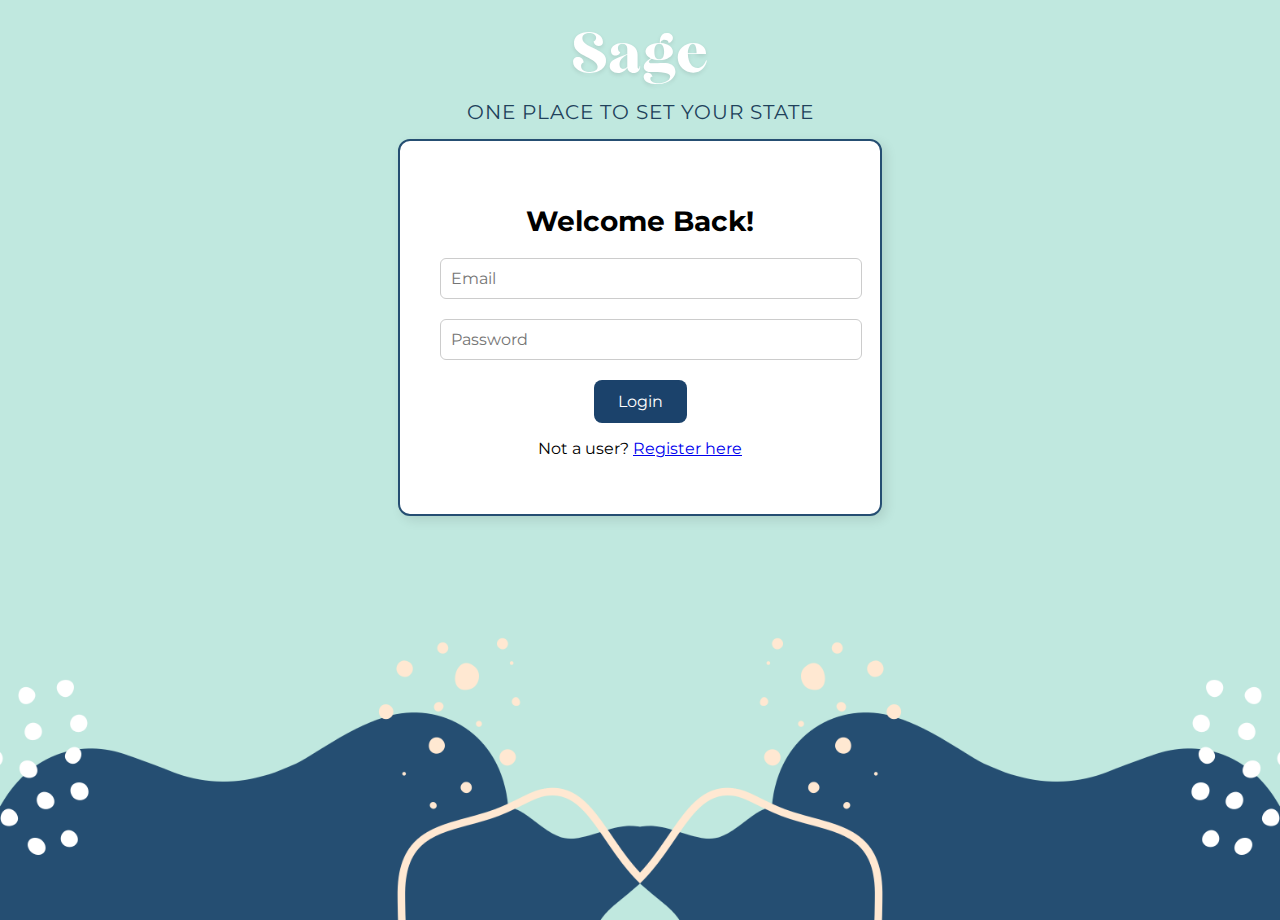
<file: index.html>
<!DOCTYPE html>
<html lang="en">
<head>
  <meta charset="UTF-8" />
  <meta name="viewport" content="width=device-width, initial-scale=1.0"/>
  <title>Sage | One Place to Set Your State</title>
  <link href="https://fonts.googleapis.com/css2?family=Playfair+Display:wght@700&family=Montserrat&display=swap" rel="stylesheet">
  <link rel="stylesheet" href="styles.css" />
</head>
<body>
  <div class="container">
    <div class="title">Sage</div>
    <div class="subtitle">ONE PLACE TO SET YOUR STATE</div>

    <div id="message-box" class="message-box"></div><!--for incorrect submissions-->

    <div class="login-box" id="auth-box">
      <h2 id="form-title">Welcome Back!</h2>

      <div id="login-form">
        <input type="email" placeholder="Email" class="input-field" id="login-email"/>
        <input type="password" placeholder="Password" class="input-field" id="login-password"/>
        <button class="join-button" id="login-button">Login</button>
        <p>Not a user? <a href="#" id="show-signup">Register here</a></p>
      </div>

      <div id="signup-form" class="hidden">
        <input type="text" placeholder="Name" class="input-field" id="signup-name"/>
        <input type="email" placeholder="Email" class="input-field" id="signup-email"/>
        <input type="password" placeholder="Password" class="input-field" id="signup-password"/>
        <select id="signup-gender" class="input-field">
          <option value="">Select Gender</option>
          <option value="Female">Female</option>
          <option value="Male">Male</option>
          <option value="Other">Other</option>
        </select>
        <div style="margin-bottom:20px; text-align:left;">
          <label for="signup-picture" style="margin-right:10px;">Upload Picture:</label>
          <input type="file" id="signup-picture" />
        </div>

        <button class="join-button" id="signup-button">Sign Up</button>
        <p>Already a user? <a href="#" id="show-login">Back to login</a></p>
      </div>
    </div>

    <div class="image-strip">
      <img src="/assets/login1.PNG" alt="Left Decoration" class="bottom-image left" />
      <img src="assets/login1.PNG" alt="Right Decoration" class="bottom-image right" />
    </div>
  </div>

  <script src="login.js"></script>
</body>
</html>
</file>
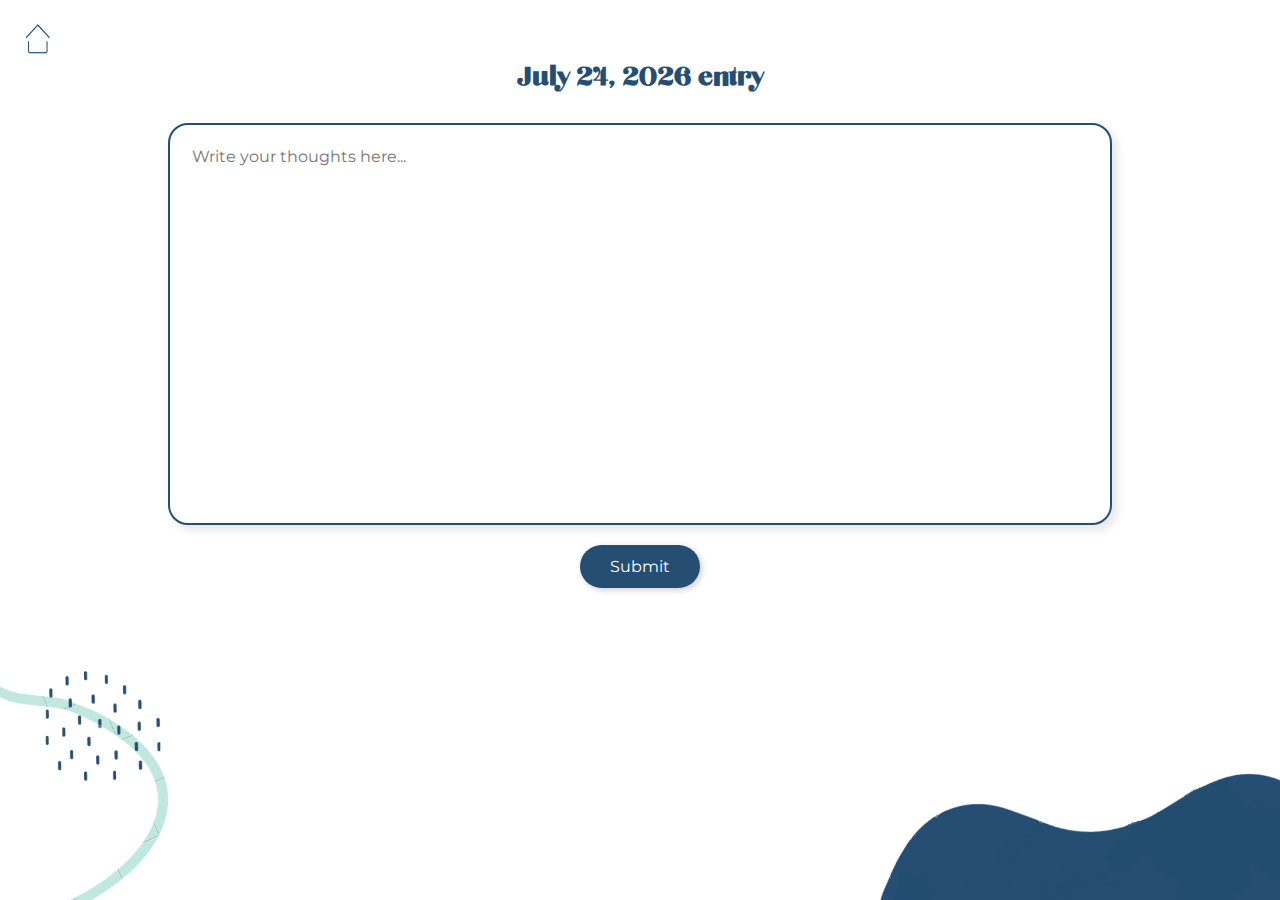
<file: journal/journal.html>
<!DOCTYPE html>
<html lang="en">
<head>
  <meta charset="UTF-8" />
  <meta name="viewport" content="width=device-width, initial-scale=1.0" />
  <title>Sage | Journal</title>
  <link href="https://fonts.googleapis.com/css2?family=Montserrat&display=swap" rel="stylesheet" />
  <link rel="stylesheet" href="journal.css" />
</head>
<body>

  <div class="success-message" id="success-message">
    ✅ Successfully submitted!  
  </div>

  <div class="success-message" id="empty-message">
    ❌ Please write something!
  </div>

  <div class="success-message" id="analysing-message">
    ⏳ Analysing...
  </div>

  <a href="../journey/journey.html" class="home-link">
    <img src="../assets/home-2.PNG" alt="Home" class="home-icon">
  </a>

  <div class="container">
    <h1 class="title" id="date-heading"></h1>

    <form id="journal-form">
      <div class="entry-box">
        <textarea id="journal-entry" placeholder="Write your thoughts here..."></textarea>
      </div>
      <button type="submit" class="submit-button" id="submit-btn">Submit</button>
    </form>

    <img src="../assets/light-blue.PNG" class="decor-left" />
    <img src="../assets/dark-blue.PNG" class="decor-right" />
  </div>

  <script src="journal.js"></script>

</body>
</html>
</file>
<file: styles.css>
@font-face {
  font-family: 'Chloe';
  src: url('fonts/Chloe-Regular.otf') format('opentype');
}

body {
  margin: 0;
  font-family: 'Montserrat', sans-serif;
  background-color: #c0e8df;
  overflow-x: hidden;
}

.container {
  display: flex;
  flex-direction: column;
  align-items: center;
  justify-content: flex-start;
  min-height: 100vh;
  text-align: center;
  padding-top: 20px;
  position: relative;
}

.title {
  font-size: 70px;
  font-weight: normal;
  color: #ffffff;
  text-shadow: 0 2px 4px rgba(0, 0, 0, 0.1);
  font-family: 'Chloe', serif;
}

.subtitle {
  font-size: 20px;
  color: #20415b;
  margin-top: 0.5em;
  letter-spacing: 1px;
}

.login-box {
  margin-top: 15px;
  background-color: white;
  padding: 40px;
  border-radius: 12px;
  border: 2px solid #254e72;
  box-shadow: 4px 4px 12px rgba(0, 0, 0, 0.1);
  width: 100%;
  max-width: 400px;
  z-index: 1;
  position: relative;
}

.login-box h2 {
  margin-bottom: 20px;
  font-size: 28px;
  color: #000000;
}

.input-field {
  display: block;
  width: 100%;
  padding: 10px;
  margin-bottom: 20px;
  font-size: 16px;
  border: 1px solid #ccc;
  border-radius: 6px;
  font-family: 'Montserrat', sans-serif;
}

.join-button {
  background-color: #1b426b;
  color: white;
  padding: 12px 24px;
  font-size: 16px;
  border: none;
  border-radius: 8px;
  cursor: pointer;
  transition: background-color 0.3s ease;
  font-family: 'Montserrat', sans-serif;
}

.join-button:hover {
  background-color: #13314d;
}

.auth-box p {
  margin-top: 10px;
  font-size: 14px;
}

.auth-box p a {
  color: #6c63ff;
  text-decoration: none;
}

.auth-box p a:hover {
  text-decoration: underline;
}

.hidden {
  display: none;
}

.image-strip {
  display: flex;
  justify-content: space-between;
  width: 100%;
  position: absolute;
  bottom: 0;
  left: 0;
  right: 0;
}

.bottom-image {
  width: 100%;
  height: 100px;
  object-fit: contain;
}

.bottom-image.left {
  left: 0;
  width: 50%;
  height: 50%;
  object-fit: contain;
  z-index: 0;
}

.bottom-image.right {
  right: 0;
  width: 50%;
  height: 50%;
  object-fit: contain;
  z-index: 0;
  transform: scaleX(-1);
}

/* Add this to styles.css */
.message-box {
  margin-top: 15px;
  padding: 10px 20px;
  border-radius: 8px;
  display: none;
  font-size: 16px;
}

.message-box.show {
  display: block;
}

.message-box.success {
  background-color: #d4edda;
  color: #155724;
  border: 2px solid #c3e6cb;
}

.message-box.error {
  background-color: #f8d7da;
  color: #721c24;
  border: 2px solid #f5c6cb;
}

.message-box.analysing {
  background-color: #fff3cd;
  color: #856404;
  border: 2px solid #ffeeba;
}
</file>
<file: journal/journal.css>
@font-face {
  font-family: 'Chloe';
  src: url('../fonts/Chloe-Regular.otf') format('opentype');
}

body {
  margin: 0;
  font-family: 'Montserrat', sans-serif;
  background-color: white;
  position: relative;
  min-height: 100vh;
  overflow-x: hidden;
}

.container {
  text-align: center;
  padding: 40px 20px 120px;
  position: relative;
  min-height: 100vh;
  box-sizing: border-box;
}

.title {
  font-family: 'Chloe', serif;
  font-size: 32px;
  color: #254e72;
  margin-bottom: 30px;
}

.entry-box {
  width: 90%;
  max-width: 900px;
  margin: 0 auto;
  background: white;
  border: 2px solid #254e72;
  border-radius: 20px;
  padding: 20px;
  box-shadow: 5px 5px 10px rgba(0, 0, 0, 0.1);
}

textarea {
  width: 100%;
  height: 350px;
  border: none;
  resize: none;
  font-size: 16px;
  font-family: 'Montserrat', sans-serif;
  outline: none;
}

.submit-button {
  margin-top: 20px;
  background-color: #254e72;
  color: white;
  padding: 12px 30px;
  border: none;
  border-radius: 25px;
  font-size: 16px;
  font-family: 'Montserrat', sans-serif;
  cursor: pointer;
  box-shadow: 2px 2px 6px rgba(0,0,0,0.2);
}

/* Floating success message */
.success-message {
  position: absolute;
  top: 20px;
  left: 50%;
  transform: translateX(-50%);
  background-color: #d0f0e6;
  color: #254e72;
  padding: 8px 16px; /* Reduced height */
  border-radius: 12px;
  font-family: 'Montserrat', sans-serif;
  font-weight: 500;
  box-shadow: 0 2px 8px rgba(0, 0, 0, 0.15);
  opacity: 0;
  pointer-events: none;
  z-index: 10;
  transition: opacity 0.4s ease-in-out;
}

.success-message.show {
  opacity: 1;
  animation: fadeInOut 5s ease-in-out;
}

@keyframes fadeInOut {
  0% { opacity: 0; }
  10% { opacity: 1; }
  90% { opacity: 1; }
  100% { opacity: 0; }
}

/* Decorations */
.decor-left {
  position: absolute;
  bottom: 0;
  left: 0;
  width: 180px;
  z-index: -1;
}

.decor-right {
  position: absolute;
  bottom: 0;
  right: 0;
  width: 400px;
  z-index: -1;
}

.home-link {
  position: fixed;       /* stays visible on scroll */
  top: 20px;
  left: 20px;
  z-index: 1000;         /* ensure it stays on top */
}

.home-icon {
  width: 40px;           /* increased size */
  height: 40px;
  cursor: pointer;
}
</file>
